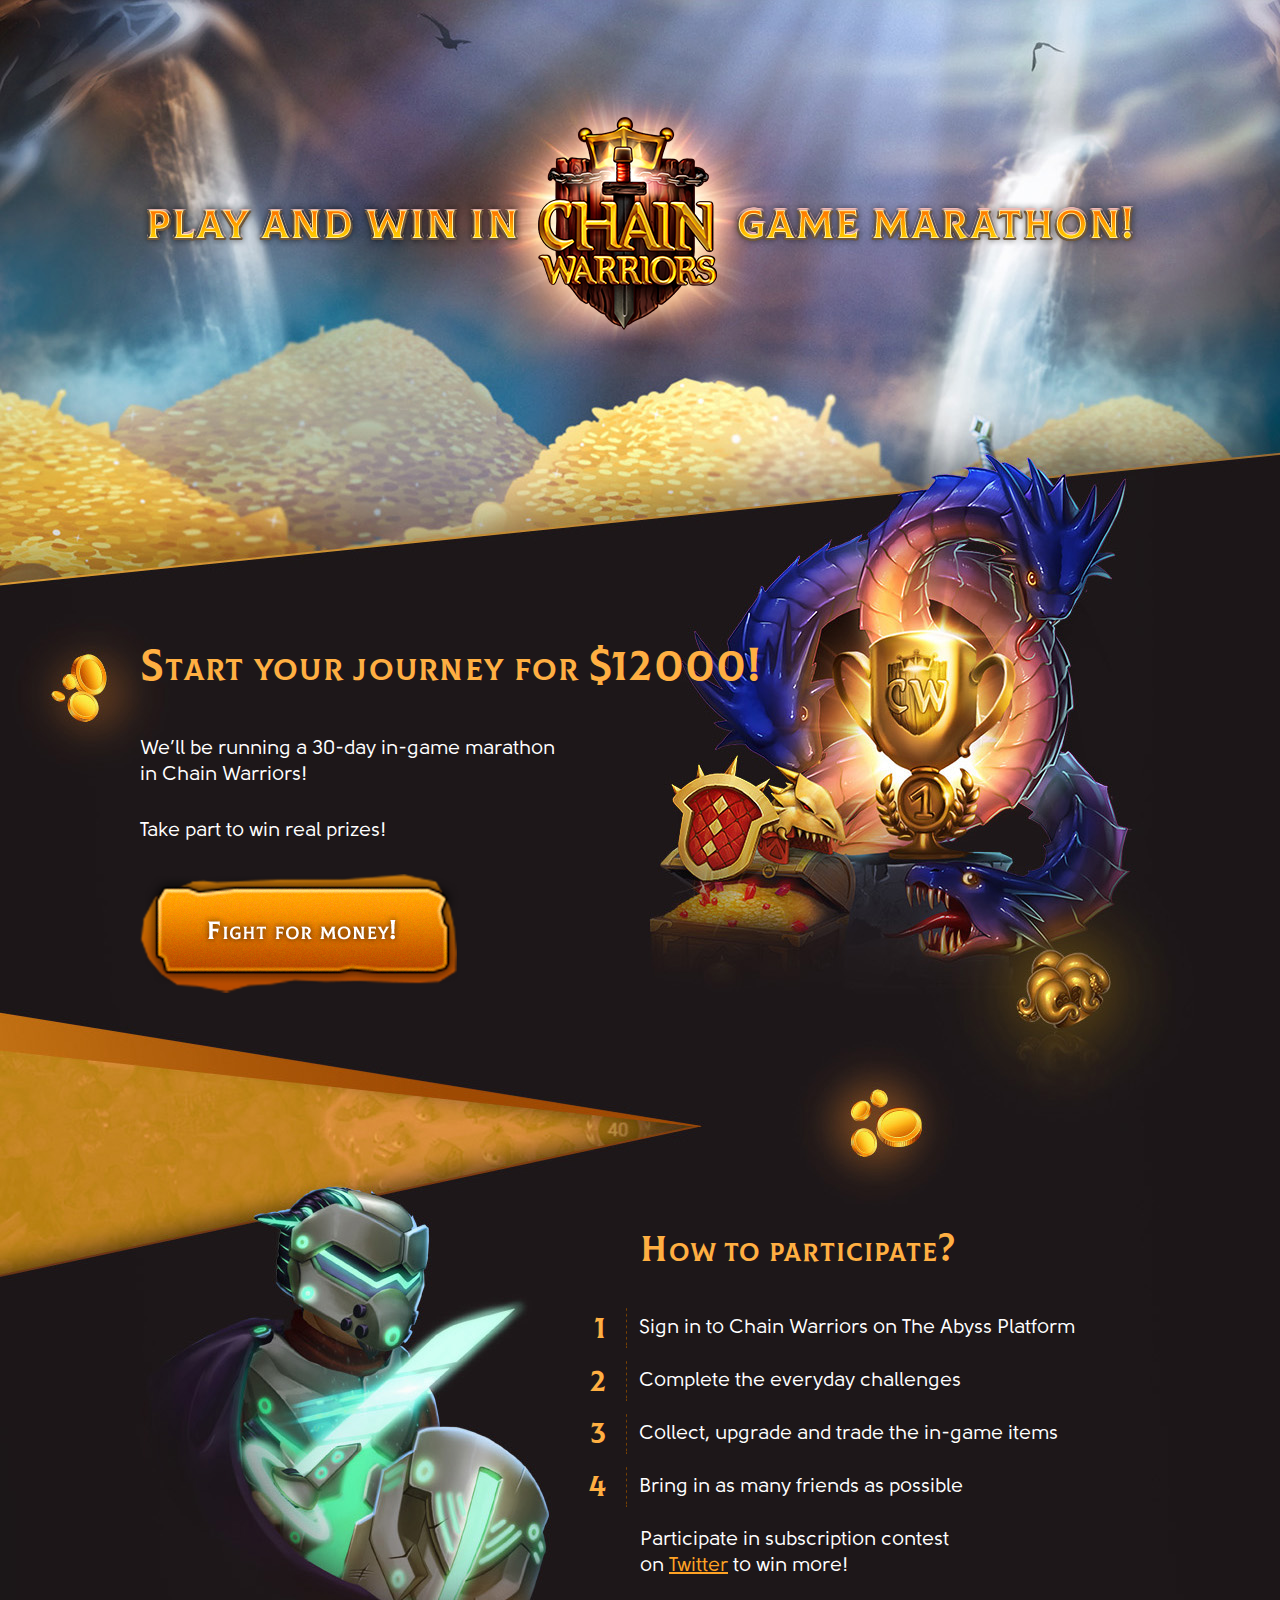
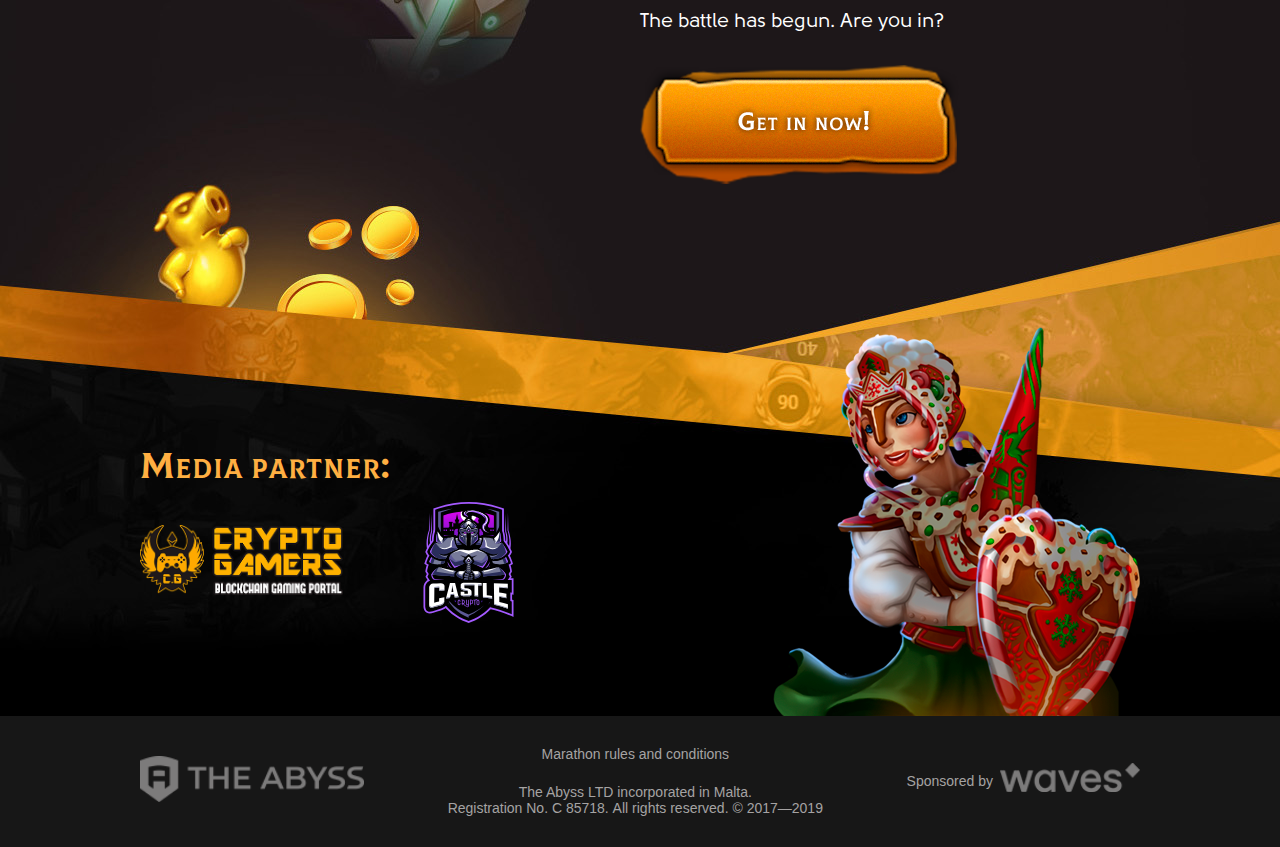
<file: cw_marathon/index.html>
<!DOCTYPE html>
<html lang="en">
<head>
	<meta charset="UTF-8">
	<title>CW_MARATHON</title>
	<style>
		@font-face {
			font-family: 'colus';
			font-style: normal;
			font-weight: 300;
			src: local("colus"), url("fonts/Colus-Regular.eot") format("eot"), url("fonts/Colus-Regular.otf") format("opentype"), url("fonts/Colus-Regular.ttf") format("truetype"), url("fonts/Colus-Regular.woff") format("woff"), url("fonts/Colus-Regular.woff2") format("woff2"); 
		}

		@font-face {
			font-family: 'solomon';
			font-style: normal;
			font-weight: 300;
			src: local("Solomon-Sans-Normal"), url("fonts/Solomon-Sans-Normal.otf") format("opentype"); 
		}

		@font-face {
			font-family: 'solomon';
			font-style: normal;
			font-weight: 700;
			src: local("Solomon-Sans-Bold"), url("fonts/Solomon-Sans-Bold.otf") format("opentype"); 
	</style>
	 <script>window.dataLayer = window.dataLayer || [];
    function gtag() {
        dataLayer.push(arguments);
    }
    gtag('js', new Date());
    gtag('config', 'UA-137530709-1');
    </script>
</head>
<body style="padding: 0; margin: 0">
	<div class="cw-marathon_wrapper" style="padding: 0; margin: 0; width: 100%; height: 100%; background: #070707 url(bg.jpg) no-repeat center top; position: relative; font-size: 16px">	
		<div class="cw-marathon_header" style="padding: 0; margin: 0; position: relative;">
			<div class="cw-marathon_container" style="padding: 0; margin: 0 auto; width: 62.5em; position: relative; padding-top: 7.3125em; max-width: 100%">
				<div class="cw-marathon_header-wrapper" style="padding: 0; margin: 0; display: flex; justify-content: space-between; align-items: center; width: 100%; position: relative;">
					<div class="cw-marathon_header-left" style="padding: 0; margin: 0; width: 24.0625em; height: 2.875em; background: url(play_txt.png) no-repeat center top; background-size: 100% 100%"></div>
					<div class="cw-marathon_header-center" style="padding: 0; margin: 0; width: 11.1875em; height: 13.3125em; background: url(logo.png) no-repeat center top; background-size: 100% 100%"></div>
					<div class="cw-marathon_header-right" style="padding: 0; margin: 0; width: 25.625em; height: 3.15em; background: url(marathon_txt.png) no-repeat center top; background-size: 100% 100%"></div>
				</div>
			</div>
		</div>
		<div class="cw-marathon_start" style="padding: 0; margin: 0; padding-top: 19.375em; margin-bottom: 14.375em">
			<div class="cw-marathon_container" style="padding: 0; margin: 0 auto; width: 62.5em; max-width: 100%">




				<div class="cw-marathon_title" style="padding: 0; margin: 0; font-size: 2.7em; font-family: colus, 'Times New Roman', serif; color: #ffaf42; margin-bottom: 1em; letter-spacing: .03em">S<span style="font-size: .7em">tart your journey for </span>$12000!</div>
				<div class="cw-marathon_txt" style="padding: 0; margin: 0; color: #fff; font-size: 1.25em; line-height: 1.3em; font-family: solomon, Arial, sans-serif; font-weight: 300">
					<p style="padding: 0; margin: 0; margin-bottom: 1.5em">We’ll be running a <strong>30-day in-game marathon <br> in Chain Warriors!</strong></p>
					<p style="padding: 0; margin: 0; margin-bottom: 1.5em">Take part to win real prizes!</p>
				</div>
				<button class="cw-marathon_btn"  onClick="LandingTools.redirectTo('https://portal.theabyss.com/games/chain-warriors')" style="padding: 0; margin: 0; outline: none; border: none; width: 24em; height: 8.93em; background: url(button1.png) no-repeat center; background-size: 100% 100%; cursor: pointer;"></button>
			</div>
			
		</div>
		<div class="cw-marathon_part" style="padding: 0; margin: 0; margin-bottom: 16em">
			<div class="cw-marathon_container" style="padding: 0; margin: 0 auto; width: 62.5em; box-sizing: border-box; max-width: 100%; display: flex;">
				<div class="cw-marathon_empty" style="padding: 0; margin: 0 auto; width: 50%; flex-shrink: 1"></div>
				<div class="cw-marathon_empty" style="padding: 0; margin: 0 auto; width: 50%; flex-shrink: 0; min-width: 17em">
					<div class="cw-marathon_title" style="padding: 0; margin: 0; font-size: 2.25em; font-family: colus, 'Times New Roman', serif; color: #ffaf42; margin-bottom: 1em; letter-spacing: .03em">H<span style="font-size: .7em">ow to participate</span>?</div>

					<div class="cw-marathon_list-item" style="padding: 0; margin: 0; display: flex; align-items: center; margin-left: -4.5em; margin-bottom: .8em">			
						<div class="cw-marathon_number" style="padding: 0; margin: 0; font-size: 1.875em; width: 1.25em; text-align: right; font-family: colus, 'Times New Roman', serif; color: #ffaf42; flex-shrink: 0 ">1</div>
						<div class="cw-marathon_divider" style="padding: 0; margin: 0 .8em 0 1.25em; width: 1px; height: 2.5em; background: url(divider.png) no-repeat center; background-size: 100% 100%; flex-shrink: 0"></div>
						<div class="cw-marathon_text" style="padding: 0; margin: 0; color: #fff; font-size: 1.25em; line-height: 1.3em; font-family: solomon, Arial, sans-serif; font-weight: 300; ">Sign in to Chain Warriors on The Abyss Platform </div>
					</div>
					<div class="cw-marathon_list-item" style="padding: 0; margin: 0; display: flex; align-items: center; margin-left: -4.5em; margin-bottom: .8em">			
						<div class="cw-marathon_number" style="padding: 0; margin: 0; font-size: 1.875em; width: 1.25em; text-align: right; font-family: colus, 'Times New Roman', serif; color: #ffaf42; flex-shrink: 0 ">2</div>
						<div class="cw-marathon_divider" style="padding: 0; margin: 0 .8em 0 1.25em; width: 1px; height: 2.5em; background: url(divider.png) no-repeat center; background-size: 100% 100%; flex-shrink: 0"></div>
						<div class="cw-marathon_text" style="padding: 0; margin: 0; color: #fff; font-size: 1.25em; line-height: 1.3em; font-family: solomon, Arial, sans-serif; font-weight: 300; ">Complete the everyday challenges</div>
					</div>
					<div class="cw-marathon_list-item" style="padding: 0; margin: 0; display: flex; align-items: center; margin-left: -4.5em; margin-bottom: .8em">			
						<div class="cw-marathon_number" style="padding: 0; margin: 0; font-size: 1.875em; width: 1.25em; text-align: right; font-family: colus, 'Times New Roman', serif; color: #ffaf42; flex-shrink: 0 ">3</div>
						<div class="cw-marathon_divider" style="padding: 0; margin: 0 .8em 0 1.25em; width: 1px; height: 2.5em; background: url(divider.png) no-repeat center; background-size: 100% 100%; flex-shrink: 0"></div>
						<div class="cw-marathon_text" style="padding: 0; margin: 0; color: #fff; font-size: 1.25em; line-height: 1.3em; font-family: solomon, Arial, sans-serif; font-weight: 300; ">Collect, upgrade and trade the in-game items</div>
					</div>
					<div class="cw-marathon_list-item" style="padding: 0; margin: 0; display: flex; align-items: center; margin-left: -4.5em; margin-bottom: 1.25em">			
						<div class="cw-marathon_number" style="padding: 0; margin: 0; font-size: 1.875em; width: 1.25em; text-align: right; font-family: colus, 'Times New Roman', serif; color: #ffaf42; flex-shrink: 0 ">4</div>
						<div class="cw-marathon_divider" style="padding: 0; margin: 0 .8em 0 1.25em; width: 1px; height: 2.5em; background: url(divider.png) no-repeat center; background-size: 100% 100%; flex-shrink: 0"></div>
						<div class="cw-marathon_text" style="padding: 0; margin: 0; color: #fff; font-size: 1.25em; line-height: 1.3em; font-family: solomon, Arial, sans-serif; font-weight: 300; ">Bring in as many friends as possible</div>
					</div>
				
					<div class="cw-marathon_txt" style="padding: 0; margin: 0;">
						<p style="padding: 0; margin: 0; color: #fff; font-size: 1.25em; line-height: 1.3em; font-family: solomon, Arial, sans-serif; font-weight: 300; margin-bottom: 1.5em">Participate in subscription contest <br> on <a href="https://twitter.com" target="_blank" style="color: #ffa324">Twitter</a> to win more!</p>
						<p style="padding: 0; margin: 0; color: #fff; font-size: 1.25em; line-height: 1.3em; font-family: solomon, Arial, sans-serif; font-weight: 300; margin-bottom: 1.5em">The battle has begun. Are you in?</p>
					</div>
					<button class="cw-marathon_btn"  onClick="LandingTools.redirectTo('https://portal.theabyss.com/games/chain-warriors')" style="padding: 0; margin: 0; outline: none; border: none; width: 24em; height: 8.93em; background: url(button2.png) no-repeat center; background-size: 100% 100%; cursor: pointer;"></button>
				</div>
			
			</div>
		</div>
		<div class="cw-marathon_media" style="padding: 0; margin: 0;">
			<div class="cw-marathon_container" style="padding: 0; margin: 0 auto; width: 62.5em; position: relative; max-width: 100%">
				<div class="cw-marathon_title" style="padding: 0; margin: 0; font-size: 2.25em; font-family: colus, 'Times New Roman', serif; color: #ffaf42; margin-bottom: 1em; letter-spacing: .03em">M<span style="font-size: .75em">edia partner</span>:</div>
				<div class="cw-maratho_media-wrapper" style="padding: 0; margin: 0; width: 70%; position: relative; display: flex; flex-wrap: wrap;">
					
					<div class="cw-marathon_media-item" style="padding: 0; margin: 0; padding-bottom: 3em; box-sizing: border-box; width: 29%; margin-right: 1.5em">
						<a href="https://www.cryptoandgamers.com/" target="_blank" class="cw-marathon_media-link" style="padding: 0; margin: 0;"><img src="cg_logo.png" style="width: 100%"></a>
					</div>

					<div class="cw-marathon_media-item" style="padding: 0; margin: 0; padding-bottom: 3em; box-sizing: border-box; width: 29%; margin-right: 1.5em; margin-top: -4em">
						<a href="https://www.castlecrypto.gg/#" target="_blank" class="cw-marathon_media-link" style="padding: 0; margin: 0;"><img src="castle1.svg" style="width: 100%"></a>
					</div>
				
				</div>
				<div class="cw-marathon_girl" style="padding: 0; margin: 0; width: 23.8125em; height: 26em; background: url(girl.png) no-repeat center; background-size: 100%; position: absolute; bottom: -1.7em; right: 0"></div>
			</div>	
		</div>
		<div class="cw-marathon_footer" style="padding: 0; margin: 0; position: relative; z-index: 15; background: #171717">
			<div class="cw-marathon_container" style="padding: 1.9em 0; margin: 0 auto; width: 62.5em; display: flex; justify-content: space-between; align-items: center; box-sizing: border-box; color: #a5a3a3; font-family: Arial, sans-serif; max-width: 100%">
				<div class="cw-marathon_theabyss" style="padding: 0; margin: 0;"><a href="#" target="_blank"><img src="theabyss_logo.png" style="width: 14em"></a></div>
				<div class="cw-marathon_footer-txt" style="padding: 0; margin: 0; text-align: center; font-size: .875em; ">
					<a href="https://docs.google.com/document/d/1T0EotW4AP4fP-xqsfYSshS3wpc64DxjVQM8iAPO6--U/edit#heading=h.8oi1lorcs199" style="padding: 0; margin: 0; margin-bottom: 1.6em; display: block; text-decoration: none; color: #a5a3a3">Marathon rules and conditions</a>
					<p style="padding: 0; margin: 0;">The Abyss LTD incorporated in Malta. <br>
					Registration No. С 85718. All rights reserved. © 2017—2019</p>
				</div>
				<div class="cw-marathon_waves" style="padding: 0; margin: 0; display: flex; align-items: center; font-size: .875em; ">
					Sponsored by <a href="#" target="_blank" style="display: inline-block; padding: 0; margin: 0; margin-left: .5em; margin-top: -.3em"><img src="waves_logo.png" style="width: 10em"></a>
				</div>
			</div>
			
		</div>
	</div>
	
</body>
</html>
</file>
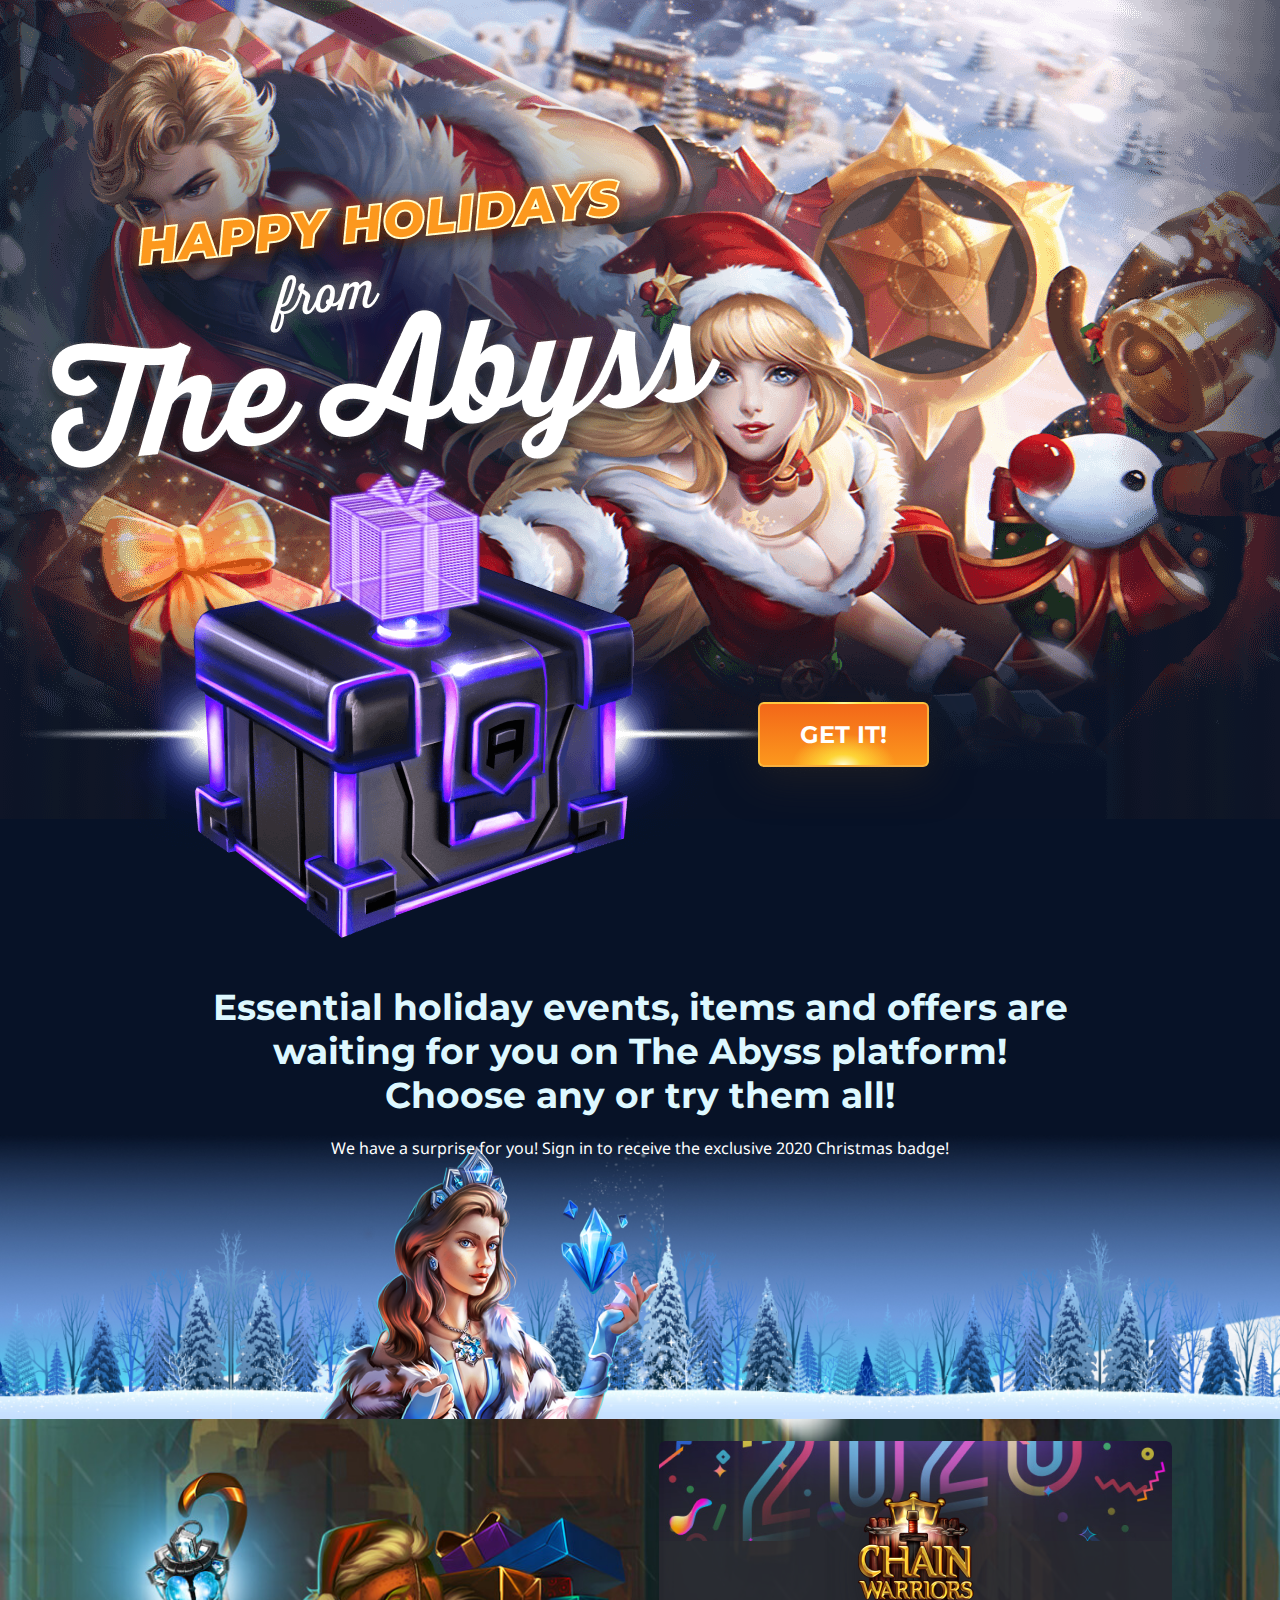
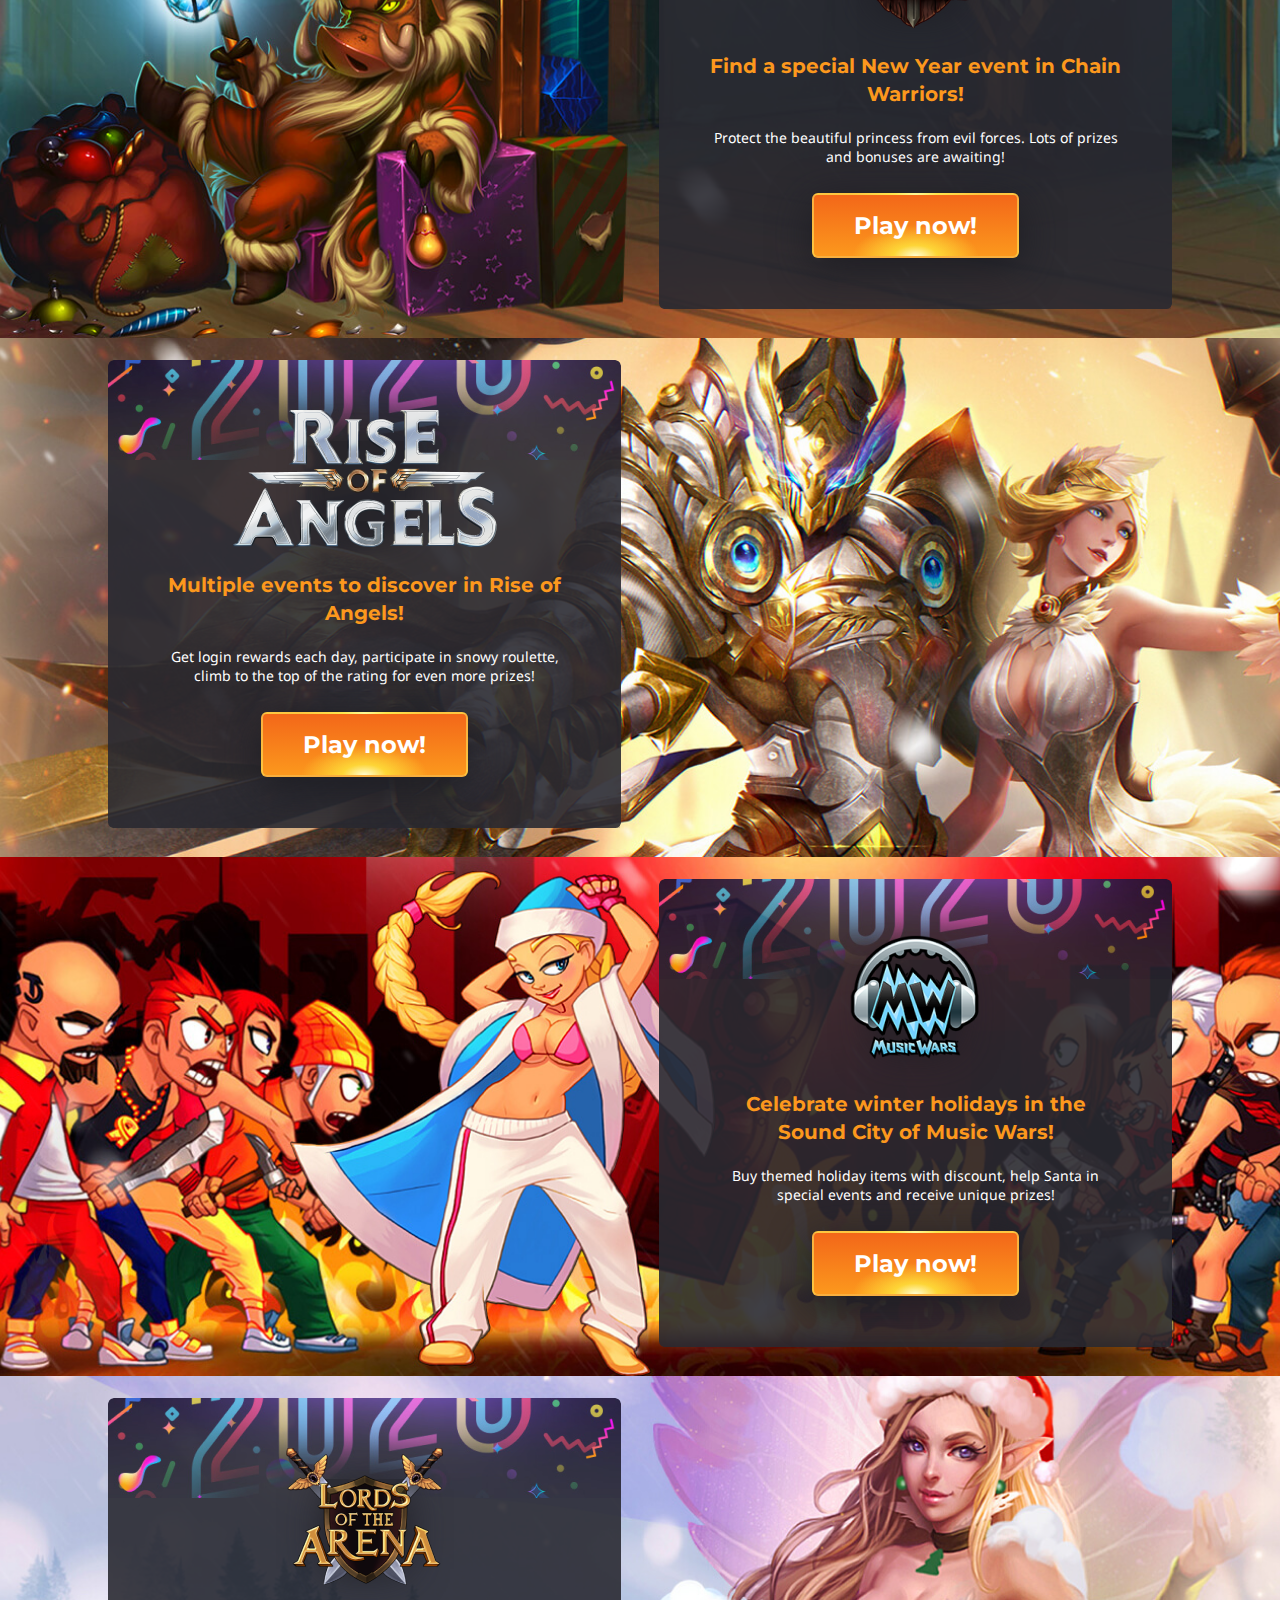
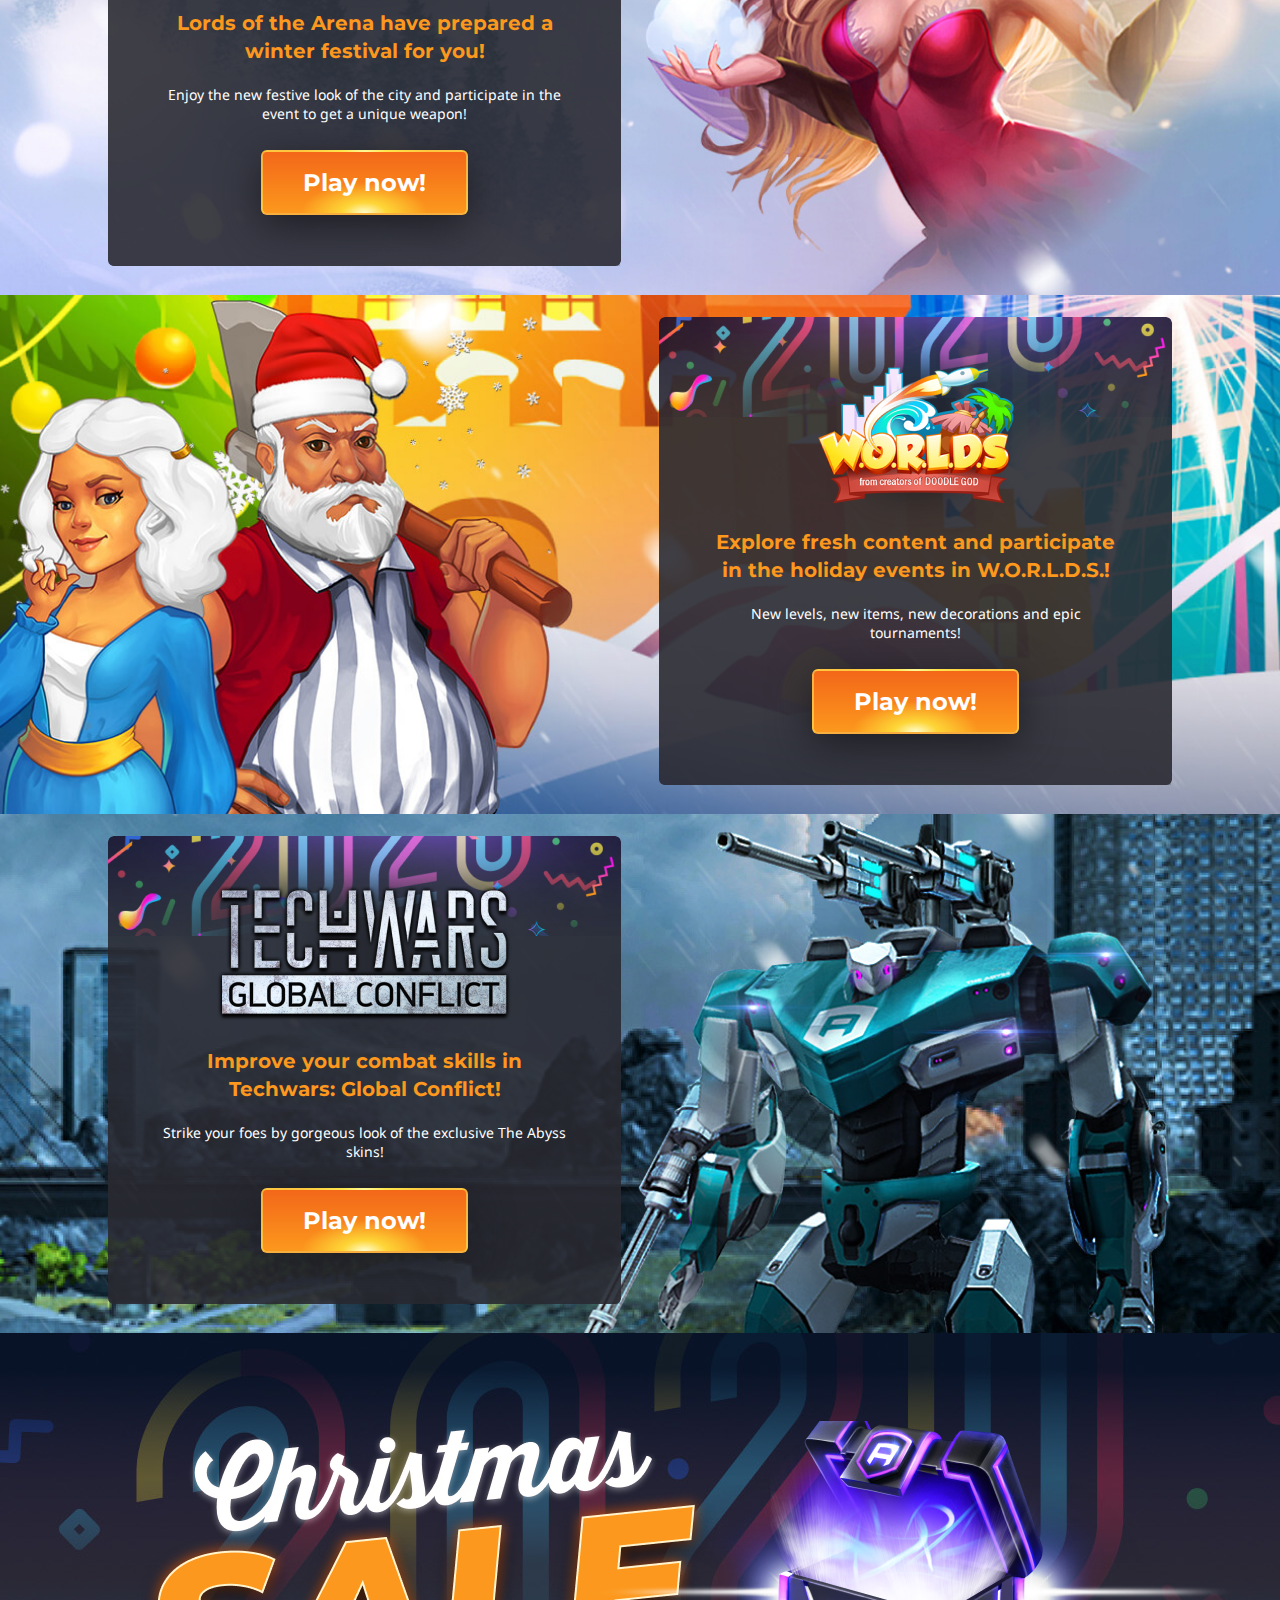
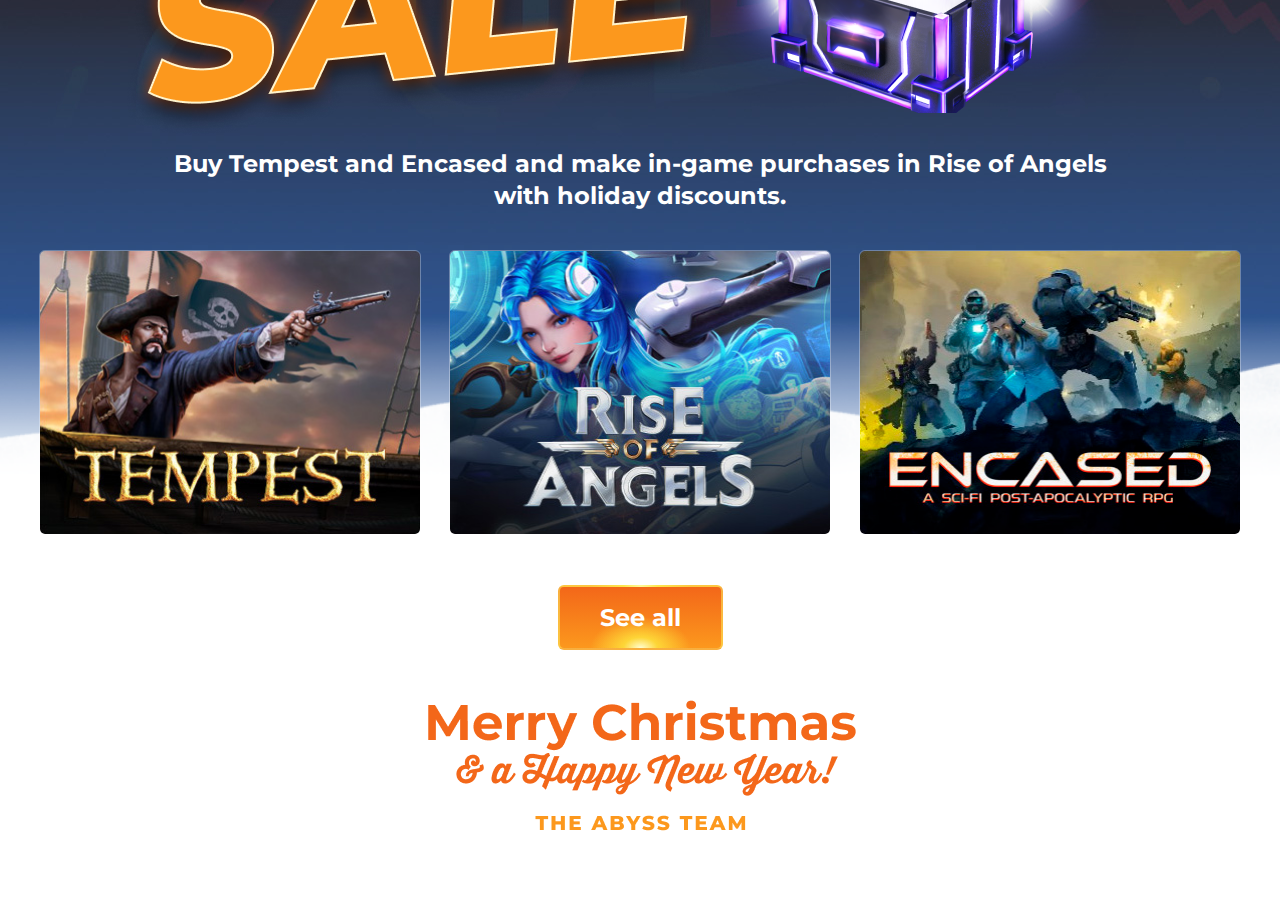
<file: new_year/index.html>
<!DOCTYPE html>
<html lang="en">
<head>
	<meta charset="UTF-8">
	<title>New Year on The Abyss</title>
	<meta name="viewport" content="width=device-width, initial-scale=1">
	<link rel="stylesheet" href="style.css">
	<script src="https://i.theabyss.com/promo/winterh2019/three.js"></script>

</head>
<body>
	<div class="ny2020-wrapper">
		<div class="ny2020-to-top" id="toTop"></div>
		<div class="ny2020-head">
			<div class="ny2020-container">
				<div class="ny2020-top_text">
					<img src="img/top_text.png">
				</div>
				<div class="ny2020-gift_row">
					<div class="ny2020-gift">
						<img src="img/top_gift.png">
					</div>
					<a class="ny2020-btn ny2020-top-btn" id="giftBtn"
					 onclick="(() => {
					const abyss_platform = window.localStorage.getItem('abyss_platform');
						             let data = {};
						             if (abyss_platform) {
						                data = JSON.parse(abyss_platform);
						             }
						             data['new-year-gift'] = true;
						             window.localStorage.setItem('abyss_platform', JSON.stringify(data));
					window.location.href = '/login'
					})()">
						GET IT!
					</a>
				</div>
				<div class="ny2020-texts">
					<p class="ny2020-title">
						Essential holiday events, items and offers are waiting for you on The Abyss platform! Choose any or try them all!
					</p>
					<p class="ny2020-subtitle">
						We have a surprise for you! Sign in to receive the exclusive 2020 Christmas badge!

					</p>
				</div>
			</div>
			<div class="ny2020-top_girl"></div>
		</div>


		<div class="ny2020-game_row ny2020-game_row_right ny2020-game1">
			<div class="ny2020-container">
				<div class="ny2020-game_card">
					<div class="ny2020-game_logo"><img src="img/cw_logo.png"></div>
					<div class="ny2020-game_title">Find a special New Year event in Chain Warriors!</div>
					<div class="ny2020-game_subtitle">Protect the beautiful princess from evil forces. Lots of prizes and bonuses are awaiting!</div>
					<a onclick="(() => {
					const abyss_platform = window.localStorage.getItem('abyss_platform');
						             let data = {};
						             if (abyss_platform) {
						                data = JSON.parse(abyss_platform);
						             }
						             data['new-year-gift'] = true;
						             window.localStorage.setItem('abyss_platform', JSON.stringify(data));
					})()" href="https://portal.theabyss.com/games/chain-warriors" class="ny2020-btn ny2020-game_btn">Play now!</a>
				</div>
			</div>
		</div>
		<div class="ny2020-game_row ny2020-game_row_left ny2020-game2">
			<div class="ny2020-container">
				<div class="ny2020-game_card">
					<div class="ny2020-game_logo"><img src="img/RoA_logo.png"></div>
					<div class="ny2020-game_title">Multiple events to discover in Rise of Angels!</div>
					<div class="ny2020-game_subtitle">Get login rewards each day, participate in snowy roulette, climb to the top of the rating for even more prizes!</div>
					<a onclick="(() => {
					const abyss_platform = window.localStorage.getItem('abyss_platform');
						             let data = {};
						             if (abyss_platform) {
						                data = JSON.parse(abyss_platform);
						             }
						             data['new-year-gift'] = true;
						             window.localStorage.setItem('abyss_platform', JSON.stringify(data));
					})()" href="https://portal.theabyss.com/games/rise-of-angels" class="ny2020-btn ny2020-game_btn">Play now!</a>
				</div>
			</div>
		</div>
		<div class="ny2020-game_row ny2020-game_row_right ny2020-game3">
			<div class="ny2020-container">
				<div class="ny2020-game_card">
					<div class="ny2020-game_logo"><img src="img/mw_logo.png"></div>
					<div class="ny2020-game_title">Celebrate winter holidays in the Sound City of Music Wars!</div>
					<div class="ny2020-game_subtitle">Buy themed holiday items with discount, help Santa in special events and receive unique prizes!</div>
					<a onclick="(() => {
					const abyss_platform = window.localStorage.getItem('abyss_platform');
						             let data = {};
						             if (abyss_platform) {
						                data = JSON.parse(abyss_platform);
						             }
						             data['new-year-gift'] = true;
						             window.localStorage.setItem('abyss_platform', JSON.stringify(data));
					})()" href="https://portal.theabyss.com/games/music-wars" class="ny2020-btn ny2020-game_btn">Play now!</a>
				</div>
			</div>
		</div>
		<div class="ny2020-game_row ny2020-game_row_left ny2020-game4">
			<div class="ny2020-container">
				<div class="ny2020-game_card">
					<div class="ny2020-game_logo"><img src="img/loa_logo.png"></div>
					<div class="ny2020-game_title">Lords of the Arena have prepared a winter festival for you!</div>
					<div class="ny2020-game_subtitle">Enjoy the new festive look of the city and participate in the event to get a unique weapon!</div>
					<a onclick="(() => {
					const abyss_platform = window.localStorage.getItem('abyss_platform');
						             let data = {};
						             if (abyss_platform) {
						                data = JSON.parse(abyss_platform);
						             }
						             data['new-year-gift'] = true;
						             window.localStorage.setItem('abyss_platform', JSON.stringify(data));
					})()" href="https://portal.theabyss.com/games/lords-of-the-arena" class="ny2020-btn ny2020-game_btn">Play now!</a>
				</div>
			</div>
		</div>
		<div class="ny2020-game_row ny2020-game_row_right ny2020-game5">
			<div class="ny2020-container">
				<div class="ny2020-game_card">
					<div class="ny2020-game_logo"><img src="img/worlds_logo.png"></div>
					<div class="ny2020-game_title">Explore fresh content and participate in the holiday events in W.O.R.L.D.S.!</div>
					<div class="ny2020-game_subtitle">New levels, new items, new decorations and epic tournaments!</div>
					<a onclick="(() => {
					const abyss_platform = window.localStorage.getItem('abyss_platform');
						             let data = {};
						             if (abyss_platform) {
						                data = JSON.parse(abyss_platform);
						             }
						             data['new-year-gift'] = true;
						             window.localStorage.setItem('abyss_platform', JSON.stringify(data));
					})()" href="https://portal.theabyss.com/games/worlds-evolution" class="ny2020-btn ny2020-game_btn">Play now!</a>
				</div>
			</div>
		</div>
		<div class="ny2020-game_row ny2020-game_row_left ny2020-game6">
			<div class="ny2020-container">
				<div class="ny2020-game_card">
					<div class="ny2020-game_logo"><img src="img/tw_logo.png"></div>
					<div class="ny2020-game_title">Improve your combat skills in Techwars: Global Conflict!</div>
					<div class="ny2020-game_subtitle">Strike your foes by gorgeous look of the exclusive The Abyss skins!</div>
					<a onclick="(() => {
					const abyss_platform = window.localStorage.getItem('abyss_platform');
						             let data = {};
						             if (abyss_platform) {
						                data = JSON.parse(abyss_platform);
						             }
						             data['new-year-gift'] = true;
						             window.localStorage.setItem('abyss_platform', JSON.stringify(data));
					})()" href="https://portal.theabyss.com/games/techwars-global-conflict" class="ny2020-btn ny2020-game_btn">Play now!</a>
				</div>
			</div>
		</div>




		<div class="ny2020-bottom">
			<div class="ny2020-container">
				
				<div class="ny2020-bottom_gift_row">			
					<div class="ny2020-bottom_text"><img src="img/bottom_text.png"></div>
					<div class="ny2020-bottom_gift"><img src="img/bottom_gift.png"></div>
				</div>
				<div class="ny2020-bottom_texts">

					<p class="ny2020-bottom_title">Buy Tempest and Encased and make in-game purchases in Rise of Angels with holiday discounts.</p>
				</div>
				<div class="ny2020-bottom_special_row">
					<a onclick="(() => {
					const abyss_platform = window.localStorage.getItem('abyss_platform');
						             let data = {};
						             if (abyss_platform) {
						                data = JSON.parse(abyss_platform);
						             }
						             data['new-year-gift'] = true;
						             window.localStorage.setItem('abyss_platform', JSON.stringify(data));
					})()" href="" class="ny2020_special_img"><img src="img/default.jpg"></a>
					<a onclick="(() => {
					const abyss_platform = window.localStorage.getItem('abyss_platform');
						             let data = {};
						             if (abyss_platform) {
						                data = JSON.parse(abyss_platform);
						             }
						             data['new-year-gift'] = true;
						             window.localStorage.setItem('abyss_platform', JSON.stringify(data));
					})()" href="" class="ny2020_special_img"><img src="img/pre-order_roa.jpg"></a>
					<a onclick="(() => {
					const abyss_platform = window.localStorage.getItem('abyss_platform');
						             let data = {};
						             if (abyss_platform) {
						                data = JSON.parse(abyss_platform);
						             }
						             data['new-year-gift'] = true;
						             window.localStorage.setItem('abyss_platform', JSON.stringify(data));
					})()" href="" class="ny2020_special_img"><img src="img/pre-order.jpg"></a>
				</div>
				<a onclick="(() => {
					const abyss_platform = window.localStorage.getItem('abyss_platform');
						             let data = {};
						             if (abyss_platform) {
						                data = JSON.parse(abyss_platform);
						             }
						             data['new-year-gift'] = true;
						             window.localStorage.setItem('abyss_platform', JSON.stringify(data));
					})()" href="https://portal.theabyss.com/" class="ny2020-bottom_btn ny2020-btn">See all</a>
				<div class="ny2020-bottom_nice"><img src="img/nice.png"></div>
			</div>
			<div class="ny2020-bottom-snow-bg">
				
			</div>
		</div>


	</div>







	<script
		src="https://code.jquery.com/jquery-3.4.1.min.js"
		integrity="sha256-CSXorXvZcTkaix6Yvo6HppcZGetbYMGWSFlBw8HfCJo="
		crossorigin="anonymous"></script>

<script>


     


	 
		$(document).ready(function(){

	
			$('#giftBtn').on('click', function() {
				 const abyss_platform = window.localStorage.getItem('abyss_platform');
	             let data = {};
	             if (abyss_platform) {
	                data = JSON.parse(abyss_platform);
	             }
	             data['new-year-gift'] = true;
	             window.localStorage.setItem('abyss_platform', JSON.stringify(data));
			})



			if ($(window).scrollTop() > 100) {
        		$('#toTop').fadeIn();
    		} else {
        		$('#toTop').fadeOut();
    		}
			$(window).scroll(function(){
    			if ($(this).scrollTop() > 100) {
        			$('#toTop').fadeIn();
    			} else {
        			$('#toTop').fadeOut();
    			}
			});

		    $('#toTop').click(function(){
    			$('html, body').animate({scrollTop : 0},800);
    			return false;
			});
		})
	</script>
</body>
</html>
</file>
<file: new_year/style.css>
@import url("https://fonts.googleapis.com/css?family=Montserrat:400,700&display=swap");@import url("https://fonts.googleapis.com/css?family=Noto+Sans:400,700&display=swap");*{margin:0;padding:0}.ny2020-container{width:1104px;margin:0 auto;position:relative;z-index:5}@media (max-width:1104px){.ny2020-container{width:100%}}.ny2020-btn{background:radial-gradient(31.02% 50.83% at 50% 100%, #FFFED0 0%, rgba(254, 230, 61, 0.8) 34.37%, rgba(254, 223, 51, 0) 100%), -webkit-gradient(linear, left top, left bottom, from(#F36719), to(#FC981D));background:-webkit-radial-gradient(50% 100%, 31.02% 50.83%, #FFFED0 0%, rgba(254, 230, 61, 0.8) 34.37%, rgba(254, 223, 51, 0) 100%), -webkit-linear-gradient(top, #F36719 0%, #FC981D 100%);background:-o-radial-gradient(50% 100%, 31.02% 50.83%, #FFFED0 0%, rgba(254, 230, 61, 0.8) 34.37%, rgba(254, 223, 51, 0) 100%), -o-linear-gradient(top, #F36719 0%, #FC981D 100%);background:radial-gradient(31.02% 50.83% at 50% 100%, #FFFED0 0%, rgba(254, 230, 61, 0.8) 34.37%, rgba(254, 223, 51, 0) 100%), linear-gradient(180deg, #F36719 0%, #FC981D 100%);border:2px solid rgba(254, 246, 99, 0.5);-webkit-box-sizing:border-box;box-sizing:border-box;-webkit-box-shadow:0px 10px 40px #1D1D23;box-shadow:0px 10px 40px #1D1D23;border-radius:6px;padding:16px 40px;font-family:Montserrat, Arial, sans-serif;font-style:normal;font-weight:bold;font-size:24px;line-height:29px;text-align:center;color:#FFFFFF;text-decoration:none;display:inline-block;-webkit-transition:.3s;-o-transition:.3s;transition:.3s;cursor:pointer}.ny2020-btn:hover{-webkit-filter:brightness(1.15);filter:brightness(1.15);-webkit-box-shadow:0px 10px 40px #000;box-shadow:0px 10px 40px #000}.ny2020-wrapper{font-family:Montserrat, Arial, sans-serif;background:#071227;width:100%}.ny2020-wrapper .ny2020-to-top{width:58px;height:58px;background:url(img/up.png) no-repeat center;position:fixed;right:15px;bottom:15px;cursor:pointer;display:none;z-index:55}.ny2020-wrapper .ny2020-head{background:url(img/top_bg.png), url(img/top_forest_w.jpg);background-size:auto auto, auto 20%;background-repeat:no-repeat, no-repeat;background-position:top center, bottom center;padding:38px 0 260px;position:relative}@media (min-width:1441px){.ny2020-wrapper .ny2020-head{background:url(img/top_bg.png), url(img/top_forest_w.jpg);background-size:auto auto, auto 20%;background-repeat:no-repeat, no-repeat;background-position:top center, bottom center}}@media (min-width:2560px){.ny2020-wrapper .ny2020-head{background:url(img/top_bg_w.png), url(img/top_forest_w.jpg);background-size:auto auto, 100% auto;background-repeat:no-repeat, no-repeat;background-position:top center, bottom center}}@media (max-width:1148px){.ny2020-wrapper .ny2020-head{background:url(img/top_bg.png), url(img/top_forest_w.jpg);background-size:auto 50%, auto 20%;background-repeat:no-repeat, no-repeat;background-position:top center, bottom center;padding:0 0 230px}}@media (max-width:402px){.ny2020-wrapper .ny2020-head{background:url(img/top_bg_m.png), url(img/top_forest_m.png);background-size:contain, 100% auto;background-repeat:no-repeat, no-repeat;background-position:top center, bottom center;padding:0 0 230px}}.ny2020-wrapper .ny2020-head .ny2020-top_girl{width:344px;height:282px;background:url(img/top_girl.png) no-repeat center;position:absolute;bottom:0;z-index:0;left:25%}@media (max-width:402px){.ny2020-wrapper .ny2020-head .ny2020-top_girl{display:none}}.ny2020-wrapper .ny2020-head .ny2020-container{width:1310px}@media (min-width:1441px){.ny2020-wrapper .ny2020-head .ny2020-container{width:100%}}@media (max-width:1309px){.ny2020-wrapper .ny2020-head .ny2020-container{width:100%}}.ny2020-wrapper .ny2020-head .ny2020-texts{padding:0 203px;-webkit-box-sizing:border-box;box-sizing:border-box;position:relative;z-index:3}@media (max-width:767px){.ny2020-wrapper .ny2020-head .ny2020-texts{padding:0 15px}}.ny2020-wrapper .ny2020-head .ny2020-texts .ny2020-title{font-weight:bold;font-size:36px;line-height:44px;text-align:center;color:#DEF8FF;margin-bottom:20px}@media (max-width:767px){.ny2020-wrapper .ny2020-head .ny2020-texts .ny2020-title{font-size:22px;line-height:27px}}.ny2020-wrapper .ny2020-head .ny2020-texts .ny2020-subtitle{font-family:'Noto Sans', sans-serif;font-weight:400;font-size:16px;line-height:22px;text-align:center;color:#FFFFFF}@media (max-width:767px){.ny2020-wrapper .ny2020-head .ny2020-texts .ny2020-subtitle{font-size:16px;line-height:22px}}@media (min-width:2000px){.ny2020-wrapper .ny2020-head .ny2020-top_text{text-align:center}.ny2020-wrapper .ny2020-head .ny2020-top_text img{display:inline-block;margin-right:500px}}@media (max-width:787px){.ny2020-wrapper .ny2020-head .ny2020-top_text img{width:90%;display:block;margin:0 auto}}.ny2020-wrapper .ny2020-head .ny2020-gift_row{margin-top:-128px;display:-webkit-box;display:-ms-flexbox;display:flex;-webkit-box-align:center;-ms-flex-align:center;align-items:center;margin-bottom:43px}@media (min-width:1441px){.ny2020-wrapper .ny2020-head .ny2020-gift_row{-webkit-box-pack:center;-ms-flex-pack:center;justify-content:center}}@media (max-width:1148px){.ny2020-wrapper .ny2020-head .ny2020-gift_row{-webkit-box-orient:vertical;-webkit-box-direction:normal;-ms-flex-direction:column;flex-direction:column;margin-top:100px;margin-bottom:60px}}.ny2020-wrapper .ny2020-head .ny2020-gift_row .ny2020-gift{margin-left:19px}.ny2020-wrapper .ny2020-head .ny2020-gift_row .ny2020-gift img{max-width:100%}@media (min-width:1441px){.ny2020-wrapper .ny2020-head .ny2020-gift_row .ny2020-gift{margin-left:-360px}}.ny2020-wrapper .ny2020-head .ny2020-gift_row .ny2020-top-btn{margin-top:63px;margin-left:-57px}@media (max-width:767px){.ny2020-wrapper .ny2020-head .ny2020-gift_row .ny2020-top-btn{margin:25px auto 0}}.ny2020-wrapper .ny2020-game_row{background:url(img/game1_bg.jpg) no-repeat center;background-size:cover;padding:22px 0;-webkit-box-sizing:border-box;box-sizing:border-box}@media (min-width:1442px){.ny2020-wrapper .ny2020-game_row{background:url(img/game1_bg_w.jpg) no-repeat center;background-size:cover}}.ny2020-wrapper .ny2020-game_row .ny2020-container{display:-webkit-box;display:-ms-flexbox;display:flex}@media (min-width:1442px){.ny2020-wrapper .ny2020-game_row .ny2020-container{width:1442px}}@media (max-width:1442px){.ny2020-wrapper .ny2020-game_row .ny2020-container{-webkit-box-sizing:border-box;box-sizing:border-box;padding:0 20px}}@media (max-width:767px){.ny2020-wrapper .ny2020-game_row .ny2020-container{-webkit-box-pack:center;-ms-flex-pack:center;justify-content:center}}.ny2020-wrapper .ny2020-game_row.ny2020-game_row_right .ny2020-container{-webkit-box-pack:end;-ms-flex-pack:end;justify-content:flex-end}@media (max-width:767px){.ny2020-wrapper .ny2020-game_row.ny2020-game_row_right .ny2020-container{-webkit-box-pack:center;-ms-flex-pack:center;justify-content:center}}.ny2020-wrapper .ny2020-game_row.ny2020-game2{background:url(img/game2_bg.jpg) no-repeat center;background-size:cover}@media (min-width:1442px){.ny2020-wrapper .ny2020-game_row.ny2020-game2{background:url(img/game2_bg_w.jpg) no-repeat center;background-size:cover}}.ny2020-wrapper .ny2020-game_row.ny2020-game3{background:url(img/game3_bg.jpg) no-repeat center;background-size:cover}@media (min-width:1442px){.ny2020-wrapper .ny2020-game_row.ny2020-game3{background:url(img/game3_bg_w.jpg) no-repeat center;background-size:cover}}.ny2020-wrapper .ny2020-game_row.ny2020-game4{background:url(img/game4_bg.jpg) no-repeat center;background-size:cover}@media (min-width:1442px){.ny2020-wrapper .ny2020-game_row.ny2020-game4{background:url(img/game4_bg_w.jpg) no-repeat center;background-size:cover}}.ny2020-wrapper .ny2020-game_row.ny2020-game5{background:url(img/game5_bg.jpg) no-repeat center;background-size:cover}@media (min-width:1442px){.ny2020-wrapper .ny2020-game_row.ny2020-game5{background:url(img/game5_bg_w.jpg) no-repeat center;background-size:cover}}.ny2020-wrapper .ny2020-game_row.ny2020-game6{background:url(img/game6_bg.jpg) no-repeat center;background-size:cover}@media (min-width:1442px){.ny2020-wrapper .ny2020-game_row.ny2020-game6{background:url(img/game6_bg_w.jpg) no-repeat center;background-size:cover}}.ny2020-wrapper .ny2020-game_row .ny2020-game_card{border-radius:6px;overflow:hidden;background:url(img/card_bg.png) no-repeat center top;padding:50px 50px 58px;text-align:center;width:513px;-webkit-box-sizing:border-box;box-sizing:border-box}@media (max-width:543px){.ny2020-wrapper .ny2020-game_row .ny2020-game_card{width:100%;padding:40px 20px 50px;background:url(img/card_bg_m.png) no-repeat center top;background-size:cover}}.ny2020-wrapper .ny2020-game_row .ny2020-game_card .ny2020-game_logo{margin:0 auto;margin-bottom:20px;position:relative}@media (max-width:543px){.ny2020-wrapper .ny2020-game_row .ny2020-game_card .ny2020-game_logo{max-width:90%}}.ny2020-wrapper .ny2020-game_row .ny2020-game_card .ny2020-game_logo img{position:relative;z-index:1;max-width:100%}.ny2020-wrapper .ny2020-game_row .ny2020-game_card .ny2020-game_logo:after{content:'';z-index:0;position:absolute;width:80px;height:80px;background:rgba(0, 0, 0, 0.2);background:rgba(29, 29, 35, 0.5);top:50%;margin-top:-40px;left:50%;margin-left:-40px;-webkit-box-shadow:0px 10px 40px #000000;box-shadow:0px 10px 40px #000000;-webkit-box-shadow:0px 10px 40px #1D1D23;box-shadow:0px 10px 40px #1D1D23}.ny2020-wrapper .ny2020-game_row .ny2020-game_card .ny2020-game_title{font-weight:bold;font-size:20px;line-height:28px;color:#FC981D;margin-bottom:20px}.ny2020-wrapper .ny2020-game_row .ny2020-game_card .ny2020-game_subtitle{font-family:Noto Sans, Arial, sans-serif;font-weight:400;font-size:14px;line-height:19px;color:#FFFFFF;margin-bottom:27px}@media (max-width:543px){.ny2020-wrapper .ny2020-game_row.ny2020-game1 .ny2020-game_logo{width:40%}}@media (max-width:543px){.ny2020-wrapper .ny2020-game_row.ny2020-game2 .ny2020-game_logo{width:60%}}@media (max-width:543px){.ny2020-wrapper .ny2020-game_row.ny2020-game3 .ny2020-game_logo{width:40%}}@media (max-width:543px){.ny2020-wrapper .ny2020-game_row.ny2020-game4 .ny2020-game_logo{width:60%}}@media (max-width:543px){.ny2020-wrapper .ny2020-game_row.ny2020-game5 .ny2020-game_logo{width:50%}}.ny2020-wrapper .ny2020-bottom{background:url(img/bottom_bg.jpg) no-repeat center top;padding-top:40px;text-align:center;padding-bottom:60px;position:relative}@media (min-width:2560px){.ny2020-wrapper .ny2020-bottom{background-size:100% auto}}@media (max-width:699px){.ny2020-wrapper .ny2020-bottom{background-size:auto 100%}}.ny2020-wrapper .ny2020-bottom .ny2020-bottom-snow-bg{position:absolute;left:0;right:0;bottom:0;height:50%;background:url(img/bottom_snow_m.png) no-repeat center bottom;background-size:100% 100%;z-index:0}.ny2020-wrapper .ny2020-bottom .ny2020-container{width:1202px}@media (max-width:1201px){.ny2020-wrapper .ny2020-bottom .ny2020-container{width:100%}}.ny2020-wrapper .ny2020-bottom .ny2020-bottom_gift_row{display:-webkit-box;display:-ms-flexbox;display:flex;-webkit-box-pack:center;-ms-flex-pack:center;justify-content:center;-webkit-box-align:center;-ms-flex-align:center;align-items:center;position:relative;z-index:5}@media (max-width:699px){.ny2020-wrapper .ny2020-bottom .ny2020-bottom_gift_row{-webkit-box-orient:vertical;-webkit-box-direction:normal;-ms-flex-direction:column;flex-direction:column}}@media (max-width:399px){.ny2020-wrapper .ny2020-bottom .ny2020-bottom_gift_row{overflow:hidden}}.ny2020-wrapper .ny2020-bottom .ny2020-bottom_gift_row .ny2020-bottom_text{margin-left:81px}@media (max-width:1202px){.ny2020-wrapper .ny2020-bottom .ny2020-bottom_gift_row .ny2020-bottom_text{max-width:50%}.ny2020-wrapper .ny2020-bottom .ny2020-bottom_gift_row .ny2020-bottom_text img{width:100%}}@media (max-width:699px){.ny2020-wrapper .ny2020-bottom .ny2020-bottom_gift_row .ny2020-bottom_text{max-width:50%;margin-left:0}}@media (max-width:399px){.ny2020-wrapper .ny2020-bottom .ny2020-bottom_gift_row .ny2020-bottom_text{max-width:90%}}.ny2020-wrapper .ny2020-bottom .ny2020-bottom_gift_row .ny2020-bottom_gift{margin-left:-120px;margin-top:10px}@media (max-width:1202px){.ny2020-wrapper .ny2020-bottom .ny2020-bottom_gift_row .ny2020-bottom_gift{max-width:50%}.ny2020-wrapper .ny2020-bottom .ny2020-bottom_gift_row .ny2020-bottom_gift img{width:100%}}@media (max-width:699px){.ny2020-wrapper .ny2020-bottom .ny2020-bottom_gift_row .ny2020-bottom_gift{max-width:50%;margin-left:0}}@media (max-width:399px){.ny2020-wrapper .ny2020-bottom .ny2020-bottom_gift_row .ny2020-bottom_gift{max-width:90%}.ny2020-wrapper .ny2020-bottom .ny2020-bottom_gift_row .ny2020-bottom_gift img{width:130%;margin-left:-10%}}.ny2020-wrapper .ny2020-bottom .ny2020-bottom_texts{color:#FFFFFF;position:relative;z-index:5;width:80%;margin:-10px auto 38px}@media (max-width:1201px){.ny2020-wrapper .ny2020-bottom .ny2020-bottom_texts{padding:0 15px}}@media (max-width:699px){.ny2020-wrapper .ny2020-bottom .ny2020-bottom_texts{margin-top:20px}}.ny2020-wrapper .ny2020-bottom .ny2020-bottom_texts .ny2020-bottom_title{font-weight:bold;font-size:24px;line-height:32px;margin-bottom:20px}.ny2020-wrapper .ny2020-bottom .ny2020-bottom_texts .ny2020-bottom_subtitle{font-family:Noto Sans;font-weight:500;font-size:16px;line-height:22px}.ny2020-wrapper .ny2020-bottom .ny2020-bottom_special_row{display:-webkit-box;display:-ms-flexbox;display:flex;-webkit-box-pack:justify;-ms-flex-pack:justify;justify-content:space-between;margin-bottom:50px;position:relative;z-index:5}@media (max-width:699px){.ny2020-wrapper .ny2020-bottom .ny2020-bottom_special_row{-webkit-box-orient:vertical;-webkit-box-direction:normal;-ms-flex-direction:column;flex-direction:column;-webkit-box-pack:center;-ms-flex-pack:center;justify-content:center;-webkit-box-align:center;-ms-flex-align:center;align-items:center;margin-bottom:0}}.ny2020-wrapper .ny2020-bottom .ny2020-bottom_special_row a{display:block;width:380px;border-radius:6px;overflow:hidden;border:1px solid rgba(255, 255, 255, 0.3);outline:none;height:283px;position:relative}@media (max-width:1169px){.ny2020-wrapper .ny2020-bottom .ny2020-bottom_special_row a{width:30%;height:auto}}@media (max-width:699px){.ny2020-wrapper .ny2020-bottom .ny2020-bottom_special_row a{width:270px;height:202px;margin-bottom:20px}}.ny2020-wrapper .ny2020-bottom .ny2020-bottom_special_row a img{-webkit-transition:.5s;-o-transition:.5s;transition:.5s;display:block;height:100%;width:100%}.ny2020-wrapper .ny2020-bottom .ny2020-bottom_special_row a:hover img{-webkit-transform:scale(1.05);-ms-transform:scale(1.05);transform:scale(1.05)}.ny2020-wrapper .ny2020-bottom .ny2020-bottom_btn{-webkit-box-shadow:none;box-shadow:none;margin-bottom:50px;position:relative;z-index:5}@media (max-width:699px){.ny2020-wrapper .ny2020-bottom .ny2020-bottom_btn{margin-bottom:30px}}.ny2020-wrapper .ny2020-bottom .ny2020-bottom_nice{position:relative;z-index:5}@media (max-width:699px){.ny2020-wrapper .ny2020-bottom .ny2020-bottom_nice{max-width:80%;margin:0 auto}.ny2020-wrapper .ny2020-bottom .ny2020-bottom_nice img{width:100%}}.ny2020-wrapper footer.ny2020{background:#23232B;padding:20px;-webkit-box-sizing:border-box;box-sizing:border-box;font-family:'Noto Sans', Arial, sans-serif;font-size:12px;line-height:16px}.ny2020-wrapper footer.ny2020 .ny2020-container{width:1340px;display:-webkit-box;display:-ms-flexbox;display:flex;-webkit-box-pack:justify;-ms-flex-pack:justify;justify-content:space-between}@media (max-width:1380px){.ny2020-wrapper footer.ny2020 .ny2020-container{width:100%}}@media (max-width:554px){.ny2020-wrapper footer.ny2020 .ny2020-container{-webkit-box-orient:vertical;-webkit-box-direction:normal;-ms-flex-direction:column;flex-direction:column}}.ny2020-wrapper footer.ny2020 .ny2020-container .ny2020-copy_text{color:#505059;font-size:10px;max-width:434px;line-height:14px}.ny2020-wrapper footer.ny2020 .ny2020-container .ny2020-copy_text_dt{display:block}@media (max-width:554px){.ny2020-wrapper footer.ny2020 .ny2020-container .ny2020-copy_text_dt{display:none}}.ny2020-wrapper footer.ny2020 .ny2020-container .ny2020-copy_text_mob{display:none}@media (max-width:554px){.ny2020-wrapper footer.ny2020 .ny2020-container .ny2020-copy_text_mob{display:block;width:280px}}.ny2020-wrapper footer.ny2020 .ny2020-container .ny2020-footer-left{display:-webkit-box;display:-ms-flexbox;display:flex;-webkit-box-align:center;-ms-flex-align:center;align-items:center}@media (max-width:554px){.ny2020-wrapper footer.ny2020 .ny2020-container .ny2020-footer-left{-webkit-box-orient:vertical;-webkit-box-direction:normal;-ms-flex-direction:column;flex-direction:column;-webkit-box-align:start;-ms-flex-align:start;align-items:flex-start}}.ny2020-wrapper footer.ny2020 .ny2020-container .ny2020-footer-left .ny2020-copy{color:#505059}@media (max-width:1060px){.ny2020-wrapper footer.ny2020 .ny2020-container .ny2020-footer-left .ny2020-copy{width:280px;-ms-flex-negative:0;flex-shrink:0}}@media (max-width:554px){.ny2020-wrapper footer.ny2020 .ny2020-container .ny2020-footer-left .ny2020-copy{width:100%}}.ny2020-wrapper footer.ny2020 .ny2020-container .ny2020-footer-left .ny2020-copy .ny2020-copy_top{margin-bottom:20px}.ny2020-wrapper footer.ny2020 .ny2020-container .ny2020-footer-left .ny2020-copy .ny2020-copy_top .ny2020-social_links_list{display:inline-block}@media (max-width:554px){.ny2020-wrapper footer.ny2020 .ny2020-container .ny2020-footer-left .ny2020-copy .ny2020-copy_top .ny2020-social_links_list{display:block;margin-left:-10px;margin-top:10px}}.ny2020-wrapper footer.ny2020 .ny2020-container .ny2020-footer-left .ny2020-copy .ny2020-copy_top a{display:inline-block;margin:0 10px}.ny2020-wrapper footer.ny2020 .ny2020-container .ny2020-footer-left .ny2020-copy .ny2020-copy_top a img{-webkit-transition:.3s;-o-transition:.3s;transition:.3s}.ny2020-wrapper footer.ny2020 .ny2020-container .ny2020-footer-left .ny2020-copy .ny2020-copy_top a:hover img{-webkit-filter:brightness(1.3);filter:brightness(1.3)}.ny2020-wrapper footer.ny2020 .ny2020-container .ny2020-footer-left .ny2020-footer_links{display:-webkit-box;display:-ms-flexbox;display:flex}@media (max-width:554px){.ny2020-wrapper footer.ny2020 .ny2020-container .ny2020-footer-left .ny2020-footer_links{margin-bottom:20px}}.ny2020-wrapper footer.ny2020 .ny2020-container .ny2020-footer-left .ny2020-footer_links .ny2020-footer_links_col{width:230px}@media (max-width:1060px){.ny2020-wrapper footer.ny2020 .ny2020-container .ny2020-footer-left .ny2020-footer_links .ny2020-footer_links_col{width:200px}}@media (max-width:1023px){.ny2020-wrapper footer.ny2020 .ny2020-container .ny2020-footer-left .ny2020-footer_links .ny2020-footer_links_col{width:auto;margin-right:20px}}.ny2020-wrapper footer.ny2020 .ny2020-container .ny2020-footer-left .ny2020-footer_links.ny2020-footer_links_dt{display:-webkit-box;display:-ms-flexbox;display:flex}@media (max-width:651px){.ny2020-wrapper footer.ny2020 .ny2020-container .ny2020-footer-left .ny2020-footer_links.ny2020-footer_links_dt{display:none}}.ny2020-wrapper footer.ny2020 .ny2020-container .ny2020-footer-left .ny2020-footer_links.ny2020-footer_links_mob{display:none}@media (max-width:651px){.ny2020-wrapper footer.ny2020 .ny2020-container .ny2020-footer-left .ny2020-footer_links.ny2020-footer_links_mob{display:-webkit-box;display:-ms-flexbox;display:flex}}.ny2020-wrapper footer.ny2020 .ny2020-container .ny2020-footer-left .ny2020-footer_links a{color:#909099;font-size:12px;line-height:16px;text-decoration:none;display:block;margin-bottom:3px;-webkit-transition:.3s;-o-transition:.3s;transition:.3s}.ny2020-wrapper footer.ny2020 .ny2020-container .ny2020-footer-left .ny2020-footer_links a:hover{-webkit-filter:brightness(1.3);filter:brightness(1.3)}.ny2020-wrapper footer.ny2020 .ny2020-container .ny2020-footer-left .ny2020-footer_links a.ny2020-link_doc{padding-left:15px;position:relative}.ny2020-wrapper footer.ny2020 .ny2020-container .ny2020-footer-left .ny2020-footer_links a.ny2020-link_doc:before{content:'';position:absolute;width:10px;height:10px;background:url(img/document.png) no-repeat center;left:0;top:2px}.ny2020-wrapper footer.ny2020 .ny2020-container .ny2020-footer-left .ny2020-footer_links a.ny2020-link_blog{padding-left:15px;position:relative}.ny2020-wrapper footer.ny2020 .ny2020-container .ny2020-footer-left .ny2020-footer_links a.ny2020-link_blog:before{content:'';position:absolute;width:10px;height:10px;background:url(img/medium.png) no-repeat center;left:0;top:2px}.ny2020-wrapper footer.ny2020 .ny2020-container .ny2020-footer-right{width:107px;-ms-flex-negative:0;flex-shrink:0}@media (max-width:767px){.ny2020-wrapper footer.ny2020 .ny2020-container .ny2020-footer-right{display:none}}.ny2020-wrapper footer.ny2020 .ny2020-container .ny2020-footer-right .ny2020-install_btn{padding:3px 10px;text-decoration:none;background:#7545E2;border:1px solid rgba(255, 255, 255, 0.15);-webkit-box-sizing:border-box;box-sizing:border-box;-webkit-box-shadow:2px 4px 6px rgba(0, 0, 0, 0.15);box-shadow:2px 4px 6px rgba(0, 0, 0, 0.15);border-radius:4px;font-weight:bold;font-size:10px;line-height:14px;display:-webkit-box;display:-ms-flexbox;display:flex;-webkit-box-align:center;-ms-flex-align:center;align-items:center;text-align:center;color:#FFFFFF}
</file>
